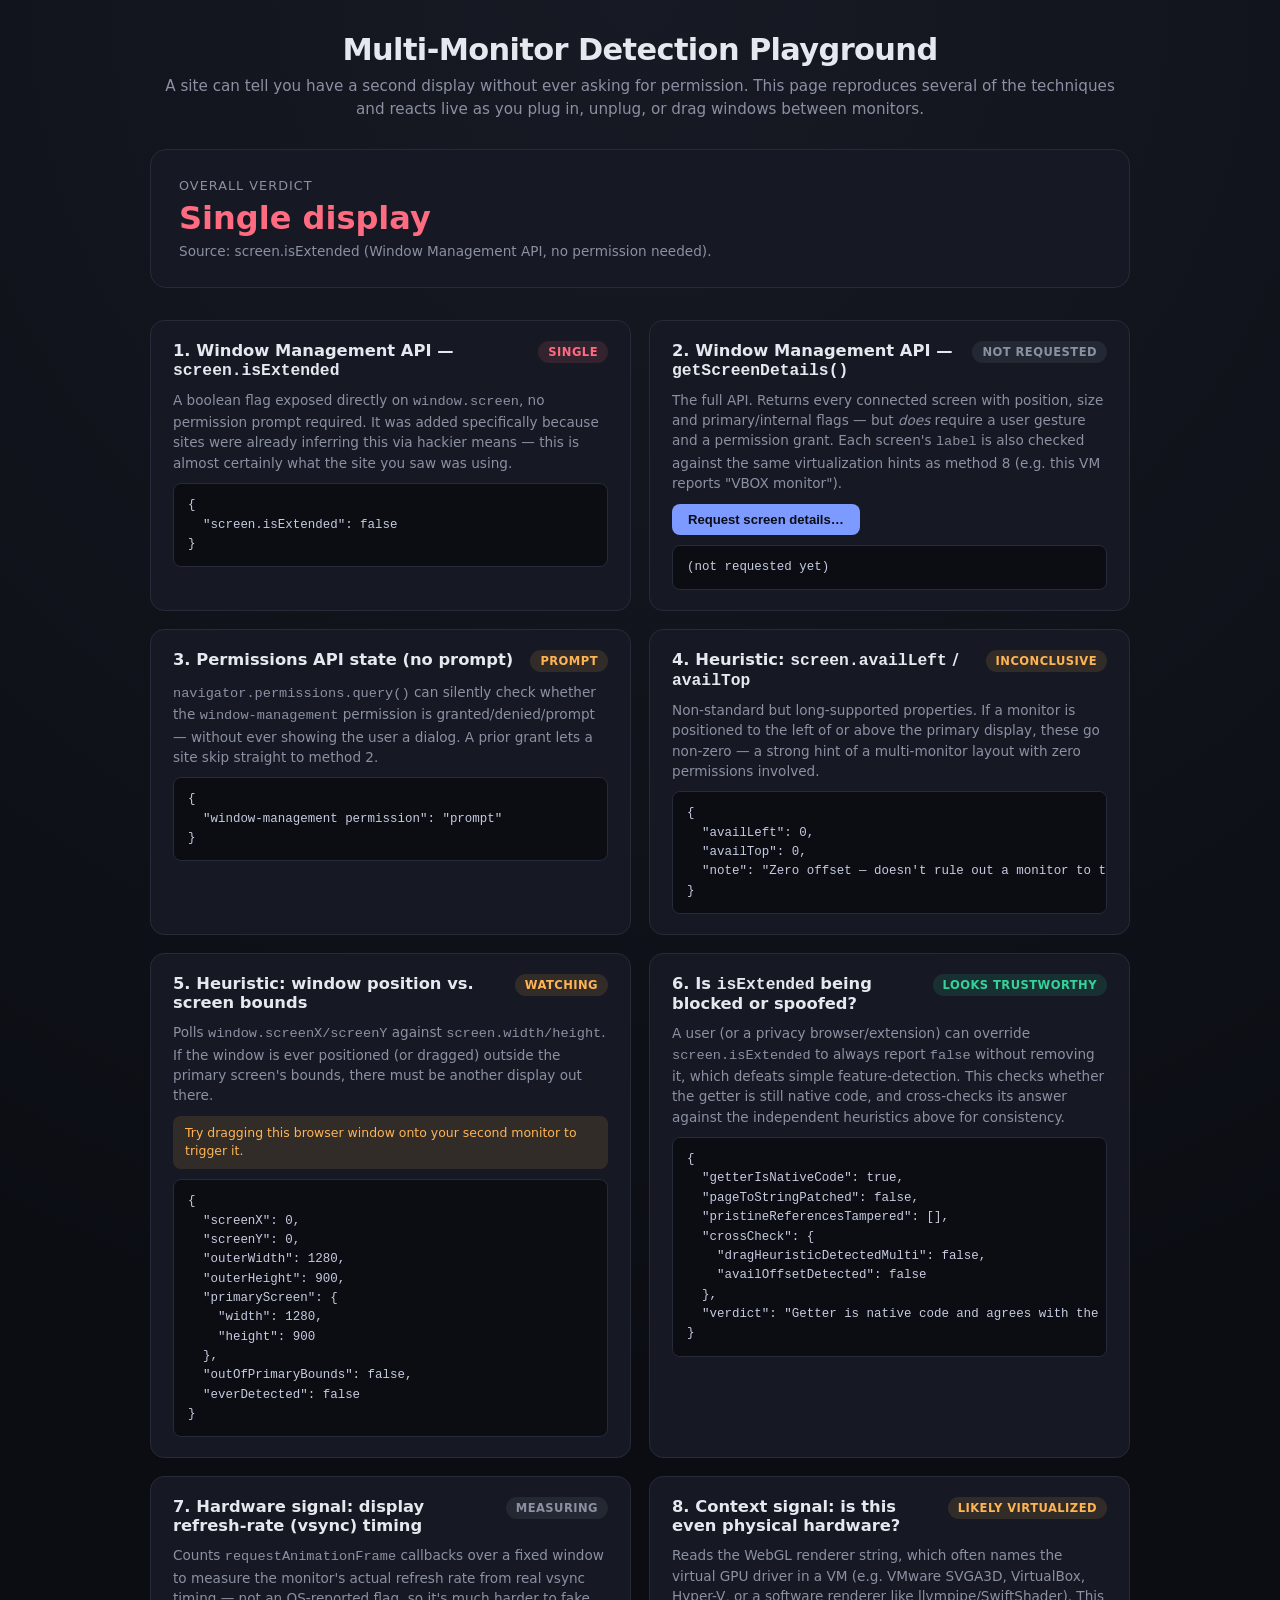
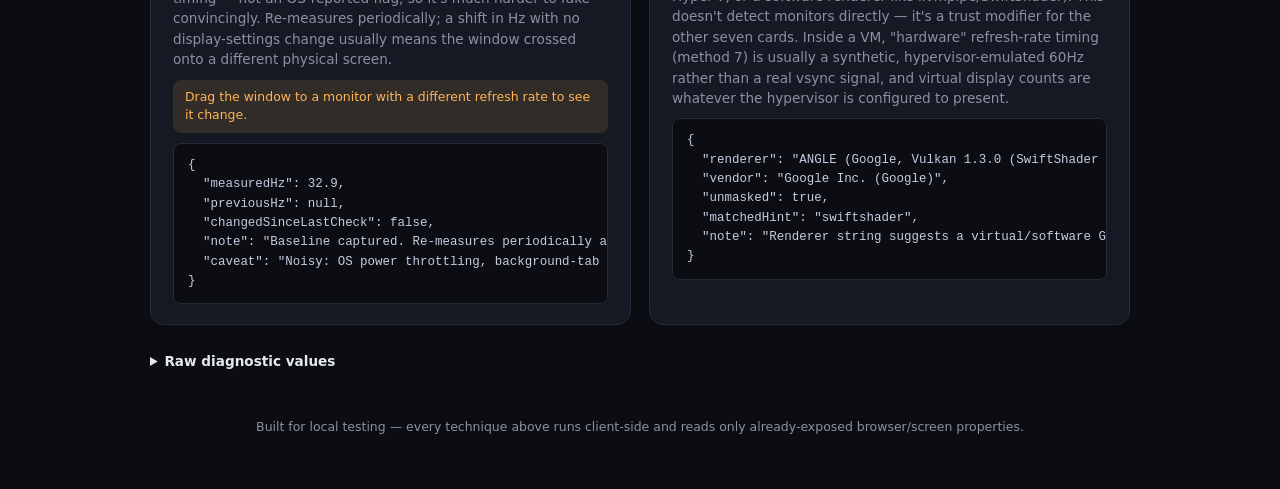
<file: index.html>
<!DOCTYPE html>
<html lang="en">
    <head>
        <meta charset="UTF-8">
        <meta name="viewport" content="width=device-width, initial-scale=1">
        <title>Multi-Monitor Detection Playground</title>
        <link rel="stylesheet" href="css/tokens.css">
        <link rel="stylesheet" href="css/app.css">
    </head>
    <body>

    <header>
    <h1>Multi-Monitor Detection Playground</h1>
    <p>
        A site can tell you have a second display without ever asking for permission.
        This page reproduces several of the techniques and reacts live as you plug in,
        unplug, or drag windows between monitors.
    </p>
    </header>

    <div class="hero">
        <div>
            <div class="hero-label">Overall verdict</div>
            <div class="hero-verdict unknown" id="hero-verdict">Checking&hellip;</div>
            <div class="hero-sub" id="hero-sub">Based on the strongest signal available in this browser.</div>
        </div>
        <div class="hero-count" id="hero-count">
            <!--
                &mdash;
                <small>screens (if known)</small>
            -->
        </div>
    </div>

    <main>

    <!-- 1. screen.isExtended -->
    <section class="card">
        <div class="card-head">
        <h2 class="card-title">1. Window Management API &mdash; <code>screen.isExtended</code></h2>
        <span class="badge unknown" id="badge-isExtended">checking</span>
        </div>
        <p class="card-desc">
        A boolean flag exposed directly on <code>window.screen</code>, no permission prompt required.
        It was added specifically because sites were already inferring this via hackier means &mdash;
        this is almost certainly what the site you saw was using.
        </p>
        <pre id="out-isExtended"></pre>
    </section>

    <!-- 2. getScreenDetails() -->
    <section class="card">
        <div class="card-head">
        <h2 class="card-title">2. Window Management API &mdash; <code>getScreenDetails()</code></h2>
        <span class="badge unknown" id="badge-details">not requested</span>
        </div>
        <p class="card-desc">
        The full API. Returns every connected screen with position, size and primary/internal
        flags &mdash; but <em>does</em> require a user gesture and a permission grant. Each
        screen's <code>label</code> is also checked against the same virtualization hints as
        method 8 (e.g. this VM reports "VBOX monitor").
        </p>
        <button id="btn-details">Request screen details&hellip;</button>
        <pre id="out-details">(not requested yet)</pre>
    </section>

    <!-- 3. Permissions API state -->
    <section class="card">
        <div class="card-head">
        <h2 class="card-title">3. Permissions API state (no prompt)</h2>
        <span class="badge unknown" id="badge-perm">checking</span>
        </div>
        <p class="card-desc">
        <code>navigator.permissions.query()</code> can silently check whether the
        <code>window-management</code> permission is granted/denied/prompt &mdash; without ever
        showing the user a dialog. A prior grant lets a site skip straight to method&nbsp;2.
        </p>
        <pre id="out-perm"></pre>
    </section>

    <!-- 4. availLeft/availTop heuristic -->
    <section class="card">
        <div class="card-head">
        <h2 class="card-title">4. Heuristic: <code>screen.availLeft</code> / <code>availTop</code></h2>
        <span class="badge unknown" id="badge-avail">checking</span>
        </div>
        <p class="card-desc">
        Non-standard but long-supported properties. If a monitor is positioned to the left of
        or above the primary display, these go non-zero &mdash; a strong hint of a multi-monitor
        layout with zero permissions involved.
        </p>
        <pre id="out-avail"></pre>
    </section>

    <!-- 5. drag heuristic -->
    <section class="card">
        <div class="card-head">
        <h2 class="card-title">5. Heuristic: window position vs. screen bounds</h2>
        <span class="badge unknown" id="badge-drag">watching</span>
        </div>
        <p class="card-desc">
        Polls <code>window.screenX/screenY</code> against <code>screen.width/height</code>.
        If the window is ever positioned (or dragged) outside the primary screen's bounds,
        there must be another display out there.
        </p>
        <div class="hint">Try dragging this browser window onto your second monitor to trigger it.</div>
        <pre id="out-drag"></pre>
    </section>

    <!-- 6. tamper / spoof detection -->
    <section class="card">
        <div class="card-head">
        <h2 class="card-title">6. Is <code>isExtended</code> being blocked or spoofed?</h2>
        <span class="badge unknown" id="badge-integrity">checking</span>
        </div>
        <p class="card-desc">
        A user (or a privacy browser/extension) can override <code>screen.isExtended</code>
        to always report <code>false</code> without removing it, which defeats simple
        feature-detection. This checks whether the getter is still native code, and cross-checks
        its answer against the independent heuristics above for consistency.
        </p>
        <pre id="out-integrity"></pre>
    </section>

    <!-- 7. hardware refresh-rate timing -->
    <section class="card">
        <div class="card-head">
        <h2 class="card-title">7. Hardware signal: display refresh-rate (vsync) timing</h2>
        <span class="badge unknown" id="badge-refresh">measuring</span>
        </div>
        <p class="card-desc">
        Counts <code>requestAnimationFrame</code> callbacks over a fixed window to measure the
        monitor's actual refresh rate from real vsync timing &mdash; not an OS-reported flag, so
        it's much harder to fake convincingly. Re-measures periodically; a shift in Hz with no
        display-settings change usually means the window crossed onto a different physical screen.
        </p>
        <div class="hint">Drag the window to a monitor with a different refresh rate to see it change.</div>
        <pre id="out-refresh"></pre>
    </section>

    <!-- 8. VM / virtualization context signal -->
    <section class="card">
        <div class="card-head">
        <h2 class="card-title">8. Context signal: is this even physical hardware?</h2>
        <span class="badge unknown" id="badge-vm">checking</span>
        </div>
        <p class="card-desc">
        Reads the WebGL renderer string, which often names the virtual GPU driver in a VM
        (e.g. VMware SVGA3D, VirtualBox, Hyper-V, or a software renderer like llvmpipe/SwiftShader).
        This doesn't detect monitors directly &mdash; it's a trust modifier for the other seven
        cards. Inside a VM, "hardware" refresh-rate timing (method 7) is usually a synthetic,
        hypervisor-emulated 60Hz rather than a real vsync signal, and virtual display counts are
        whatever the hypervisor is configured to present.
        </p>
        <pre id="out-vm"></pre>
    </section>

    </main>

    <details>
    <summary>Raw diagnostic values</summary>
    <pre id="out-raw"></pre>
    </details>

    <footer>
    Built for local testing &mdash; every technique above runs client-side and reads only
    already-exposed browser/screen properties.
    </footer>

    <script type="module" src="scripts/main.js"></script>

    </body>
</html>
</file>
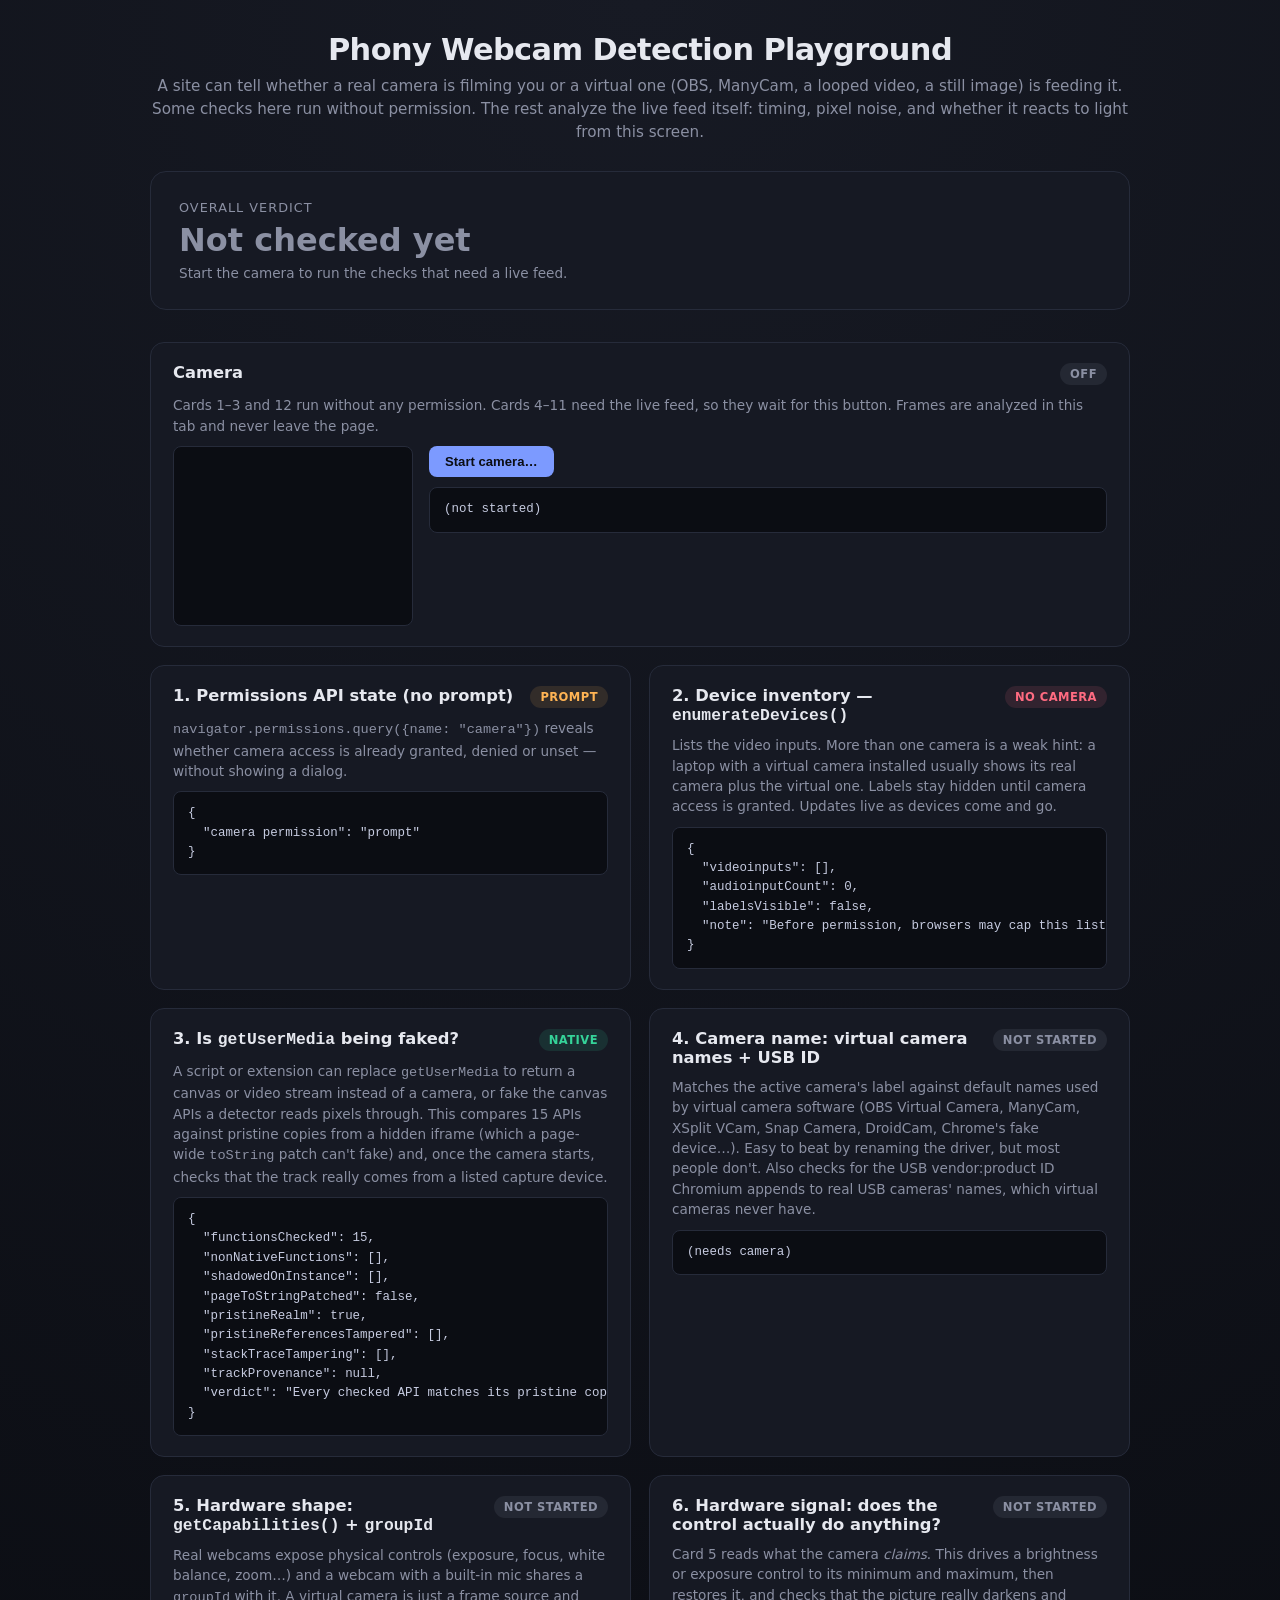
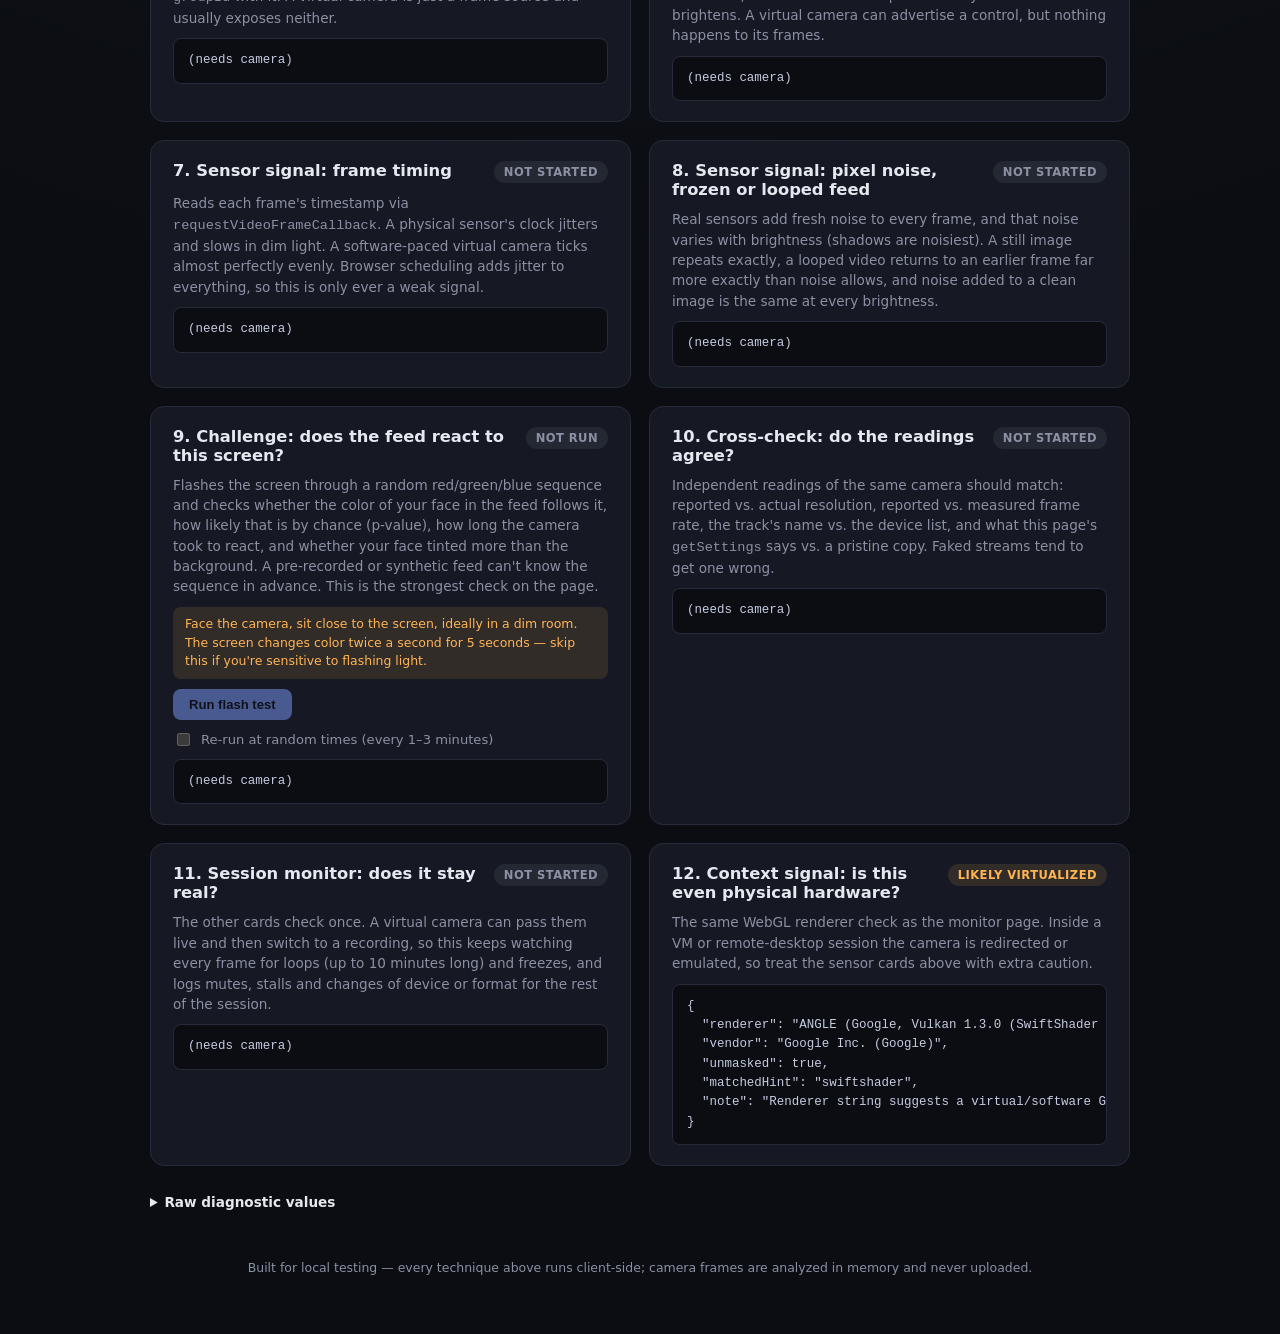
<file: webcam.html>
<!DOCTYPE html>
<html lang="en">
    <head>
        <meta charset="UTF-8">
        <meta name="viewport" content="width=device-width, initial-scale=1">
        <title>Phony Webcam Detection Playground</title>
        <link rel="stylesheet" href="css/tokens.css">
        <link rel="stylesheet" href="css/app.css">
    </head>
    <body>

    <header>
    <h1>Phony Webcam Detection Playground</h1>
    <p>
        A site can tell whether a real camera is filming you or a virtual one (OBS, ManyCam, a looped
        video, a still image) is feeding it. Some checks here run without permission. The rest analyze
        the live feed itself: timing, pixel noise, and whether it reacts to light from this screen.
    </p>
    </header>

    <div class="hero">
        <div>
            <div class="hero-label">Overall verdict</div>
            <div class="hero-verdict unknown" id="hero-verdict">Checking&hellip;</div>
            <div class="hero-sub" id="hero-sub">Combines every card below; the flash test outranks the rest.</div>
        </div>
        <div class="hero-count" id="hero-count"></div>
    </div>

    <main>

    <!-- camera control -->
    <section class="card wide">
        <div class="card-head">
        <h2 class="card-title">Camera</h2>
        <span class="badge unknown" id="badge-camera">off</span>
        </div>
        <p class="card-desc">
        Cards 1&ndash;3 and 12 run without any permission. Cards 4&ndash;11 need the live feed, so
        they wait for this button. Frames are analyzed in this tab and never leave the page.
        </p>
        <div class="camera-row">
            <video id="cam-video" class="cam-preview" muted playsinline></video>
            <div class="camera-controls">
                <button id="btn-camera">Start camera&hellip;</button>
                <pre id="out-camera">(not started)</pre>
            </div>
        </div>
    </section>

    <!-- 1. Permissions API state -->
    <section class="card">
        <div class="card-head">
        <h2 class="card-title">1. Permissions API state (no prompt)</h2>
        <span class="badge unknown" id="badge-perm">checking</span>
        </div>
        <p class="card-desc">
        <code>navigator.permissions.query({name: "camera"})</code> reveals whether camera access is
        already granted, denied or unset &mdash; without showing a dialog.
        </p>
        <pre id="out-perm"></pre>
    </section>

    <!-- 2. enumerateDevices() inventory -->
    <section class="card">
        <div class="card-head">
        <h2 class="card-title">2. Device inventory &mdash; <code>enumerateDevices()</code></h2>
        <span class="badge unknown" id="badge-inventory">checking</span>
        </div>
        <p class="card-desc">
        Lists the video inputs. More than one camera is a weak hint: a laptop with a virtual camera
        installed usually shows its real camera plus the virtual one. Labels stay hidden until camera
        access is granted. Updates live as devices come and go.
        </p>
        <pre id="out-inventory"></pre>
    </section>

    <!-- 3. API integrity -->
    <section class="card">
        <div class="card-head">
        <h2 class="card-title">3. Is <code>getUserMedia</code> being faked?</h2>
        <span class="badge unknown" id="badge-api">checking</span>
        </div>
        <p class="card-desc">
        A script or extension can replace <code>getUserMedia</code> to return a canvas or video
        stream instead of a camera, or fake the canvas APIs a detector reads pixels through. This
        compares 15 APIs against pristine copies from a hidden iframe (which a page-wide
        <code>toString</code> patch can't fake) and, once the camera starts, checks that the track
        really comes from a listed capture device.
        </p>
        <pre id="out-api"></pre>
    </section>

    <!-- 4. label hints -->
    <section class="card">
        <div class="card-head">
        <h2 class="card-title">4. Camera name: virtual camera names + USB ID</h2>
        <span class="badge unknown" id="badge-labels">not started</span>
        </div>
        <p class="card-desc">
        Matches the active camera's label against default names used by virtual camera software
        (OBS Virtual Camera, ManyCam, XSplit VCam, Snap Camera, DroidCam, Chrome's fake device&hellip;).
        Easy to beat by renaming the driver, but most people don't. Also checks for the USB
        vendor:product ID Chromium appends to real USB cameras' names, which virtual cameras never have.
        </p>
        <pre id="out-labels">(needs camera)</pre>
    </section>

    <!-- 5. hardware shape -->
    <section class="card">
        <div class="card-head">
        <h2 class="card-title">5. Hardware shape: <code>getCapabilities()</code> + <code>groupId</code></h2>
        <span class="badge unknown" id="badge-hardware">not started</span>
        </div>
        <p class="card-desc">
        Real webcams expose physical controls (exposure, focus, white balance, zoom&hellip;) and a
        webcam with a built-in mic shares a <code>groupId</code> with it. A virtual camera is just a
        frame source and usually exposes neither.
        </p>
        <pre id="out-hardware">(needs camera)</pre>
    </section>

    <!-- 6. control response -->
    <section class="card">
        <div class="card-head">
        <h2 class="card-title">6. Hardware signal: does the control actually do anything?</h2>
        <span class="badge unknown" id="badge-control">not started</span>
        </div>
        <p class="card-desc">
        Card 5 reads what the camera <em>claims</em>. This drives a brightness or exposure control to its
        minimum and maximum, then restores it, and checks that the picture really darkens and brightens.
        A virtual camera can advertise a control, but nothing happens to its frames.
        </p>
        <pre id="out-control">(needs camera)</pre>
    </section>

    <!-- 7. frame timing -->
    <section class="card">
        <div class="card-head">
        <h2 class="card-title">7. Sensor signal: frame timing</h2>
        <span class="badge unknown" id="badge-timing">not started</span>
        </div>
        <p class="card-desc">
        Reads each frame's timestamp via <code>requestVideoFrameCallback</code>. A physical sensor's
        clock jitters and slows in dim light. A software-paced virtual camera ticks almost perfectly
        evenly. Browser scheduling adds jitter to everything, so this is only ever a weak signal.
        </p>
        <pre id="out-timing">(needs camera)</pre>
    </section>

    <!-- 8. pixel noise -->
    <section class="card">
        <div class="card-head">
        <h2 class="card-title">8. Sensor signal: pixel noise, frozen or looped feed</h2>
        <span class="badge unknown" id="badge-noise">not started</span>
        </div>
        <p class="card-desc">
        Real sensors add fresh noise to every frame, and that noise varies with brightness (shadows are
        noisiest). A still image repeats exactly, a looped video returns to an earlier frame far more
        exactly than noise allows, and noise added to a clean image is the same at every brightness.
        </p>
        <pre id="out-noise">(needs camera)</pre>
    </section>

    <!-- 9. flash challenge -->
    <section class="card">
        <div class="card-head">
        <h2 class="card-title">9. Challenge: does the feed react to this screen?</h2>
        <span class="badge unknown" id="badge-flash">not run</span>
        </div>
        <p class="card-desc">
        Flashes the screen through a random red/green/blue sequence and checks whether the color of
        your face in the feed follows it, how likely that is by chance (p-value), how long the camera
        took to react, and whether your face tinted more than the background. A pre-recorded or
        synthetic feed can't know the sequence in advance. This is the strongest check on the page.
        </p>
        <div class="hint">
            Face the camera, sit close to the screen, ideally in a dim room. The screen changes color
            twice a second for 5 seconds &mdash; skip this if you're sensitive to flashing light.
        </div>
        <button id="btn-flash" disabled>Run flash test</button>
        <label class="check">
            <input type="checkbox" id="chk-rechallenge" disabled>
            Re-run at random times (every 1&ndash;3 minutes)
        </label>
        <pre id="out-flash">(needs camera)</pre>
    </section>

    <!-- 10. consistency -->
    <section class="card">
        <div class="card-head">
        <h2 class="card-title">10. Cross-check: do the readings agree?</h2>
        <span class="badge unknown" id="badge-consistency">not started</span>
        </div>
        <p class="card-desc">
        Independent readings of the same camera should match: reported vs. actual resolution, reported
        vs. measured frame rate, the track's name vs. the device list, and what this page's
        <code>getSettings</code> says vs. a pristine copy. Faked streams tend to get one wrong.
        </p>
        <pre id="out-consistency">(needs camera)</pre>
    </section>

    <!-- 11. session monitor -->
    <section class="card">
        <div class="card-head">
        <h2 class="card-title">11. Session monitor: does it stay real?</h2>
        <span class="badge unknown" id="badge-monitor">not started</span>
        </div>
        <p class="card-desc">
        The other cards check once. A virtual camera can pass them live and then switch to a recording,
        so this keeps watching every frame for loops (up to 10 minutes long) and freezes, and logs
        mutes, stalls and changes of device or format for the rest of the session.
        </p>
        <pre id="out-monitor">(needs camera)</pre>
    </section>

    <!-- 12. VM / virtualization context signal -->
    <section class="card">
        <div class="card-head">
        <h2 class="card-title">12. Context signal: is this even physical hardware?</h2>
        <span class="badge unknown" id="badge-vm">checking</span>
        </div>
        <p class="card-desc">
        The same WebGL renderer check as the monitor page. Inside a VM or remote-desktop session the
        camera is redirected or emulated, so treat the sensor cards above with extra caution.
        </p>
        <pre id="out-vm"></pre>
    </section>

    </main>

    <details>
    <summary>Raw diagnostic values</summary>
    <pre id="out-raw"></pre>
    </details>

    <footer>
    Built for local testing &mdash; every technique above runs client-side; camera frames are
    analyzed in memory and never uploaded.
    </footer>

    <div id="flash-overlay" hidden>Keep your face in view&hellip;</div>

    <script type="module" src="scripts/webcam-main.js"></script>

    </body>
</html>
</file>
<file: css/tokens.css>
:root {
    color-scheme: dark;
    --bg: #0f1117;
    --panel: #161923;
    --panel-border: #262b3a;
    --text: #e6e8ef;
    --muted: #8b90a3;
    --accent: #7c9aff;
    --yes: #35d399;
    --yes-bg: rgba(53, 211, 153, 0.12);
    --no: #ff6b81;
    --no-bg: rgba(255, 107, 129, 0.12);
    --warn: #ffb454;
    --warn-bg: rgba(255, 180, 84, 0.12);
    --unknown: #8b90a3;
    --unknown-bg: rgba(139, 144, 163, 0.12);
    font-family: "Segoe UI", system-ui, -apple-system, sans-serif;
}
</file>
<file: css/app.css>
* { box-sizing: border-box; }

body {
    margin: 0;
    background: radial-gradient(circle at top, #171a24, #0b0d13 65%);
    color: var(--text);
    min-height: 100vh;
    padding: 32px 24px 64px;
}

header {
    max-width: 980px;
    margin: 0 auto 28px;
    text-align: center;
}

header h1 {
    margin: 0 0 8px;
    font-size: 1.9rem;
    letter-spacing: -0.02em;
}

header p {
    color: var(--muted);
    margin: 0;
    font-size: 0.95rem;
    line-height: 1.5;
}

.hero {
    max-width: 980px;
    margin: 0 auto 32px;
    padding: 28px;
    border-radius: 16px;
    border: 1px solid var(--panel-border);
    background: var(--panel);
    display: flex;
    align-items: center;
    justify-content: space-between;
    gap: 20px;
    flex-wrap: wrap;
}

.hero-label {
    font-size: 0.8rem;
    text-transform: uppercase;
    letter-spacing: 0.08em;
    color: var(--muted);
    margin-bottom: 6px;
}

.hero-verdict {
    font-size: 2rem;
    font-weight: 700;
}

.hero-verdict.yes { color: var(--yes); }
.hero-verdict.no { color: var(--no); }
.hero-verdict.unknown { color: var(--unknown); }
.hero-verdict.warn { color: var(--warn); }

.hero-sub {
    color: var(--muted);
    font-size: 0.85rem;
    margin-top: 6px;
}

.hero-count {
    font-size: 3rem;
    font-weight: 800;
    color: var(--accent);
    line-height: 1;
    text-align: right;
}

.hero-count small {
    display: block;
    font-size: 0.7rem;
    font-weight: 500;
    color: var(--muted);
    text-transform: uppercase;
    letter-spacing: 0.08em;
    margin-top: 4px;
}

main {
    max-width: 980px;
    margin: 0 auto;
    display: grid;
    grid-template-columns: repeat(auto-fit, minmax(420px, 1fr));
    gap: 18px;
}

.card {
    background: var(--panel);
    border: 1px solid var(--panel-border);
    border-radius: 14px;
    padding: 20px 22px;
    display: flex;
    flex-direction: column;
    gap: 10px;
    min-width: 0;
}

.card-head {
    display: flex;
    align-items: flex-start;
    justify-content: space-between;
    gap: 12px;
}

.card-title {
    font-size: 1.02rem;
    font-weight: 600;
    margin: 0;
}

.card-desc {
    color: var(--muted);
    font-size: 0.85rem;
    line-height: 1.5;
    margin: 0;
}

.badge {
    flex-shrink: 0;
    padding: 4px 10px;
    border-radius: 999px;
    font-size: 0.72rem;
    font-weight: 700;
    text-transform: uppercase;
    letter-spacing: 0.04em;
    white-space: nowrap;
}

.badge.yes { color: var(--yes); background: var(--yes-bg); }
.badge.no { color: var(--no); background: var(--no-bg); }
.badge.warn { color: var(--warn); background: var(--warn-bg); }
.badge.unknown { color: var(--unknown); background: var(--unknown-bg); }

.card pre {
    margin: 0;
    background: #0b0d13;
    border: 1px solid var(--panel-border);
    border-radius: 8px;
    padding: 12px 14px;
    font-size: 0.78rem;
    line-height: 1.55;
    overflow-x: auto;
    color: #c6cbe0;
}

.card button {
    align-self: flex-start;
    background: var(--accent);
    color: #0b0d13;
    border: none;
    padding: 8px 16px;
    border-radius: 8px;
    font-size: 0.82rem;
    font-weight: 600;
    cursor: pointer;
}

.card button:hover { filter: brightness(1.08); }
.card button:disabled { opacity: 0.5; cursor: default; }

.card.wide { grid-column: 1 / -1; }

.camera-row {
    display: flex;
    gap: 16px;
    align-items: flex-start;
    flex-wrap: wrap;
}

.cam-preview {
    width: 240px;
    max-width: 100%;
    aspect-ratio: 4 / 3;
    background: #0b0d13;
    border: 1px solid var(--panel-border);
    border-radius: 8px;
    object-fit: cover;
}

.camera-controls {
    flex: 1;
    min-width: 0;
    display: flex;
    flex-direction: column;
    gap: 10px;
}

#flash-overlay {
    position: fixed;
    inset: 0;
    z-index: 1000;
    display: flex;
    align-items: center;
    justify-content: center;
    color: rgba(0, 0, 0, 0.6);
    font-size: 1.2rem;
    font-weight: 600;
}

#flash-overlay[hidden] { display: none; }

.check {
    display: flex;
    align-items: center;
    gap: 8px;
    font-size: 0.82rem;
    color: var(--muted);
    cursor: pointer;
}

.hint {
    font-size: 0.78rem;
    color: var(--warn);
    background: var(--warn-bg);
    border-radius: 8px;
    padding: 8px 12px;
    line-height: 1.5;
}

footer {
    max-width: 980px;
    margin: 40px auto 0;
    text-align: center;
    color: var(--muted);
    font-size: 0.78rem;
}

details {
    max-width: 980px;
    margin: 28px auto 0;
    color: var(--muted);
    font-size: 0.85rem;
}

details summary {
    cursor: pointer;
    color: var(--text);
    font-weight: 600;
    margin-bottom: 10px;
}

@media (max-width: 480px) {
    body {
        padding: 20px 14px 40px;
    }

    header {
        margin: 0 auto 20px;
    }

    header h1 {
        font-size: 1.4rem;
    }

    header p {
        font-size: 0.85rem;
    }

    .hero {
        flex-direction: column;
        align-items: flex-start;
        padding: 18px;
        gap: 12px;
    }

    .hero-verdict {
        font-size: 1.5rem;
    }

    main {
        grid-template-columns: 1fr;
        gap: 14px;
    }

    .card {
        padding: 16px;
    }

    .card-title {
        font-size: 0.95rem;
    }

    .card-desc {
        font-size: 0.8rem;
    }

    .badge {
        font-size: 0.66rem;
        padding: 3px 8px;
    }

    .card pre {
        font-size: 0.72rem;
        padding: 10px 12px;
    }

    .card button {
        align-self: stretch;
        text-align: center;
    }
}
</file>
